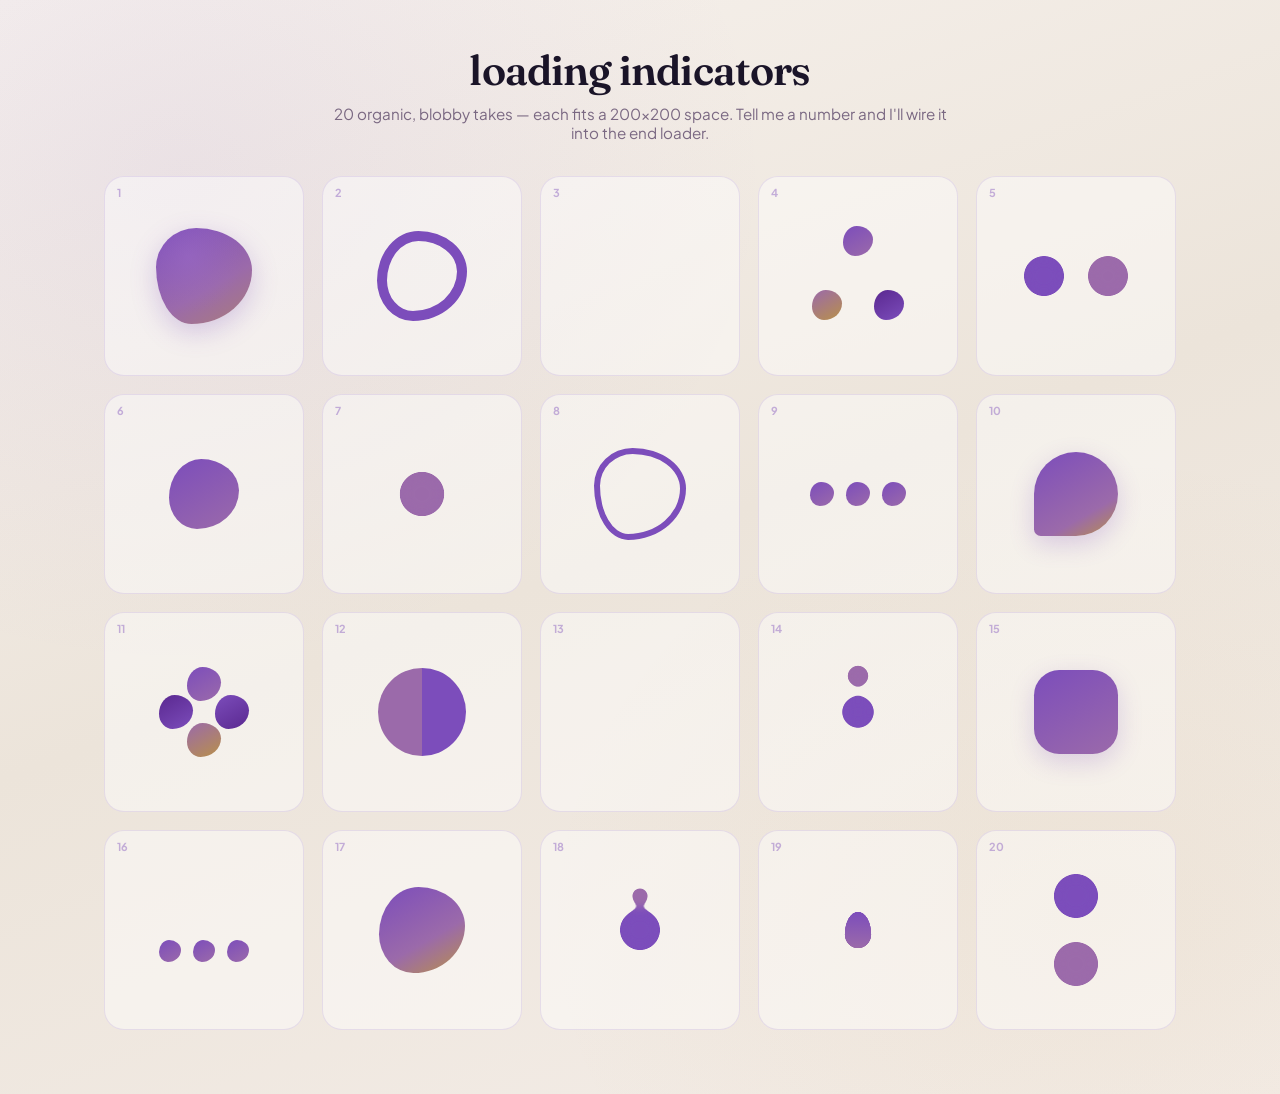
<file: loaders.html>
<!doctype html>
<html lang="en">
<head>
  <meta charset="utf-8" />
  <meta name="viewport" content="width=device-width, initial-scale=1" />
  <title>Loading indicators — prototypes</title>
  <link rel="preconnect" href="https://fonts.googleapis.com">
  <link rel="preconnect" href="https://fonts.gstatic.com" crossorigin>
  <link href="https://fonts.googleapis.com/css2?family=Fraunces:opsz,wght@9..144,400;9..144,600&family=Plus+Jakarta+Sans:wght@400;600;700&display=swap" rel="stylesheet">
  <style>
    :root { --p: #7c4dbb; --p2: #9b6aaa; --p3: #5a2890; --g: #b8904a; }
    * { box-sizing: border-box; }
    body {
      margin: 0;
      min-height: 100vh;
      padding: 44px 24px 64px;
      font-family: 'Plus Jakarta Sans', system-ui, sans-serif;
      color: #1a1428;
      background:
        radial-gradient(ellipse at 14% 16%, rgba(124,77,187,0.08), transparent 38%),
        radial-gradient(ellipse at 86% 84%, rgba(184,144,60,0.07), transparent 36%),
        linear-gradient(160deg, #f7f2ee 0%, #ece4da 50%, #f4ede8 100%);
    }
    .head { text-align: center; margin: 0 auto 34px; max-width: 640px; }
    .head h1 {
      font-family: 'Fraunces', Georgia, serif;
      font-weight: 600; letter-spacing: -0.02em;
      font-size: clamp(1.7rem, 4vw, 2.6rem);
      margin: 0 0 8px;
    }
    .head p { margin: 0; color: #7a6882; font-size: 0.95rem; }

    .grid {
      display: grid;
      grid-template-columns: repeat(auto-fill, 200px);
      gap: 18px;
      justify-content: center;
    }
    .cell {
      position: relative;
      width: 200px; height: 200px;
      display: grid; place-items: center;
      border: 1px solid rgba(124, 77, 187, 0.14);
      border-radius: 20px;
      background: rgba(255, 255, 255, 0.45);
      overflow: hidden;
    }
    /* small picker index — not part of the loader */
    .n {
      position: absolute; top: 9px; left: 12px;
      font-size: 11px; font-weight: 700;
      color: rgba(124, 77, 187, 0.42);
      letter-spacing: 0.02em;
    }

    /* shared */
    @keyframes spin { to { transform: rotate(360deg); } }

    /* 1 — morphing ink blob */
    .L1 {
      width: 96px; height: 96px;
      border-radius: 42% 58% 63% 37% / 41% 44% 56% 59%;
      background:
        radial-gradient(ellipse at 34% 30%, rgba(155,106,200,.55), transparent 60%),
        linear-gradient(150deg, var(--p), var(--p2) 60%, var(--g) 140%);
      box-shadow: 0 8px 26px rgba(124,77,187,.26);
      animation: l1 3s ease-in-out infinite;
    }
    @keyframes l1 {
      0%,100% { border-radius:42% 58% 63% 37%/41% 44% 56% 59%; transform: rotate(0) scale(.92); }
      33%     { border-radius:67% 33% 47% 53%/37% 62% 38% 63%; transform: rotate(120deg) scale(1.06); }
      66%     { border-radius:38% 62% 35% 65%/63% 37% 63% 37%; transform: rotate(240deg) scale(.98); }
    }

    /* 2 — breathing blob ring */
    .L2 {
      width: 90px; height: 90px; background: transparent;
      border: 10px solid var(--p);
      border-radius: 46% 54% 60% 40% / 55% 45% 55% 45%;
      animation: l2 2.4s ease-in-out infinite;
    }
    @keyframes l2 {
      0%,100% { border-radius:46% 54% 60% 40%/55% 45% 55% 45%; transform: scale(.85) rotate(0); border-color: var(--p); }
      50%     { border-radius:60% 40% 45% 55%/45% 55% 45% 55%; transform: scale(1.05) rotate(180deg); border-color: var(--p2); }
    }

    /* 3 — ink bloom ripples */
    .L3 { position: relative; width: 120px; height: 120px; }
    .L3 i {
      position: absolute; inset: 0; margin: auto;
      width: 34px; height: 34px;
      border-radius: 46% 54% 60% 40% / 55% 45% 55% 45%;
      background: radial-gradient(circle, var(--p) 0%, var(--p2) 60%, transparent 78%);
      transform: scale(0); animation: l3 2.4s ease-out infinite;
    }
    .L3 i:nth-child(2) { animation-delay: .8s; }
    .L3 i:nth-child(3) { animation-delay: 1.6s; }
    @keyframes l3 {
      0%   { transform: scale(.2) rotate(0); opacity: .85; }
      70%  { opacity: .25; }
      100% { transform: scale(2.7) rotate(120deg); opacity: 0; }
    }

    /* 4 — orbiting trio */
    .L4 { position: relative; width: 100px; height: 100px; animation: spin 2.6s linear infinite; }
    .L4 i {
      position: absolute; width: 30px; height: 30px;
      border-radius: 46% 54% 60% 40% / 55% 45% 55% 45%;
      background: linear-gradient(150deg, var(--p), var(--p2));
      animation: morph4 1.6s ease-in-out infinite;
    }
    .L4 i:nth-child(1) { top: 0; left: 35px; }
    .L4 i:nth-child(2) { bottom: 6px; left: 4px; background: linear-gradient(150deg, var(--p2), var(--g)); animation-delay: .3s; }
    .L4 i:nth-child(3) { bottom: 6px; right: 4px; background: linear-gradient(150deg, var(--p3), var(--p)); animation-delay: .6s; }
    @keyframes morph4 {
      0%,100% { border-radius:46% 54% 60% 40%/55% 45% 55% 45%; transform: scale(.82); }
      50%     { border-radius:60% 40% 45% 55%/45% 55% 45% 55%; transform: scale(1.12); }
    }

    /* 5 — gooey merging pair */
    .L5 { position: relative; width: 120px; height: 60px; filter: url(#goo); }
    .L5 i { position: absolute; top: 10px; width: 40px; height: 40px; border-radius: 50%; }
    .L5 i:nth-child(1) { left: 8px; background: var(--p); animation: l5a 1.8s ease-in-out infinite; }
    .L5 i:nth-child(2) { right: 8px; background: var(--p2); animation: l5b 1.8s ease-in-out infinite; }
    @keyframes l5a { 0%,100% { transform: translateX(0) scale(1); } 50% { transform: translateX(30px) scale(1.15); } }
    @keyframes l5b { 0%,100% { transform: translateX(0) scale(1); } 50% { transform: translateX(-30px) scale(1.15); } }

    /* 6 — jelly bounce */
    .L6 {
      width: 70px; height: 70px;
      border-radius: 46% 54% 60% 40% / 55% 45% 55% 45%;
      background: linear-gradient(150deg, var(--p), var(--p2));
      animation: l6 1.2s cubic-bezier(.5,.05,.5,.95) infinite;
    }
    @keyframes l6 {
      0%,100% { transform: translateY(-28px) scale(.92,1.08); border-radius: 50%; }
      50%     { transform: translateY(28px) scale(1.16,.84); border-radius: 55% 45% 40% 60%/40% 60% 45% 55%; }
    }

    /* 7 — split & merge */
    .L7 { position: relative; width: 130px; height: 48px; filter: url(#goo); }
    .L7 i { position: absolute; top: 2px; left: 50%; margin-left: -22px; width: 44px; height: 44px; border-radius: 50%; }
    .L7 i:nth-child(1) { background: var(--p); animation: l7a 2s ease-in-out infinite; }
    .L7 i:nth-child(2) { background: var(--p2); animation: l7b 2s ease-in-out infinite; }
    @keyframes l7a { 0%,100% { transform: translateX(0); } 50% { transform: translateX(28px); } }
    @keyframes l7b { 0%,100% { transform: translateX(0); } 50% { transform: translateX(-28px); } }

    /* 8 — wobbling outline blob */
    .L8 {
      width: 92px; height: 92px; background: transparent;
      border: 6px solid var(--p);
      border-radius: 42% 58% 63% 37% / 41% 44% 56% 59%;
      animation: l8 2.8s ease-in-out infinite;
    }
    @keyframes l8 {
      0%,100% { border-radius:42% 58% 63% 37%/41% 44% 56% 59%; transform: rotate(0); }
      33%     { border-radius:67% 33% 47% 53%/37% 62% 38% 63%; transform: rotate(120deg); }
      66%     { border-radius:38% 62% 35% 65%/63% 37% 63% 37%; transform: rotate(240deg); }
    }

    /* 9 — trio scale pulse */
    .L9 { display: flex; gap: 12px; align-items: center; }
    .L9 i {
      width: 24px; height: 24px;
      border-radius: 46% 54% 60% 40% / 55% 45% 55% 45%;
      background: linear-gradient(150deg, var(--p), var(--p2));
      animation: l9 1.2s ease-in-out infinite;
    }
    .L9 i:nth-child(2) { animation-delay: .2s; }
    .L9 i:nth-child(3) { animation-delay: .4s; }
    @keyframes l9 { 0%,100% { transform: scale(.5); opacity: .5; } 50% { transform: scale(1.25); opacity: 1; } }

    /* 10 — liquid drop */
    .L10 {
      width: 84px; height: 84px;
      background: linear-gradient(150deg, var(--p), var(--p2) 70%, var(--g));
      border-radius: 50% 50% 50% 8%;
      box-shadow: 0 8px 24px rgba(124,77,187,.24);
      animation: l10 2s linear infinite;
    }
    @keyframes l10 {
      0%   { transform: rotate(0) scale(.95); border-radius: 50% 50% 50% 8%; }
      50%  { transform: rotate(180deg) scale(1.08); border-radius: 8% 50% 50% 50%; }
      100% { transform: rotate(360deg) scale(.95); border-radius: 50% 50% 50% 8%; }
    }

    /* 11 — cluster spin */
    .L11 { position: relative; width: 90px; height: 90px; animation: spin 3s linear infinite; }
    .L11 i { position: absolute; width: 34px; height: 34px; border-radius: 46% 54% 60% 40% / 55% 45% 55% 45%; background: linear-gradient(150deg, var(--p), var(--p2)); }
    .L11 i:nth-child(1) { top: 0; left: 28px; }
    .L11 i:nth-child(2) { bottom: 0; left: 28px; background: linear-gradient(150deg, var(--p2), var(--g)); }
    .L11 i:nth-child(3) { left: 0; top: 28px; background: linear-gradient(150deg, var(--p3), var(--p)); }
    .L11 i:nth-child(4) { right: 0; top: 28px; background: linear-gradient(150deg, var(--p), var(--p3)); }

    /* 12 — two-tone swap */
    .L12 {
      width: 88px; height: 88px; border-radius: 50%;
      background: conic-gradient(var(--p) 0 50%, var(--p2) 50% 100%);
      animation: l12 1.6s ease-in-out infinite;
    }
    @keyframes l12 {
      0%,100% { transform: rotate(0); border-radius: 50%; }
      50%     { transform: rotate(180deg); border-radius: 46% 54% 60% 40%/55% 45% 55% 45%; }
    }

    /* 13 — ripple outline rings */
    .L13 { position: relative; width: 120px; height: 120px; }
    .L13 i {
      position: absolute; inset: 0; margin: auto;
      width: 40px; height: 40px;
      border-radius: 46% 54% 60% 40% / 55% 45% 55% 45%;
      border: 3px solid var(--p); transform: scale(0);
      animation: l13 2.2s ease-out infinite;
    }
    .L13 i:nth-child(2) { animation-delay: .7s; border-color: var(--p2); }
    .L13 i:nth-child(3) { animation-delay: 1.4s; border-color: var(--g); }
    @keyframes l13 { 0% { transform: scale(.2) rotate(0); opacity: .9; } 100% { transform: scale(2.5) rotate(140deg); opacity: 0; } }

    /* 14 — comet (gooey) */
    .L14 { position: relative; width: 110px; height: 110px; filter: url(#goo); }
    .L14 .core { position: absolute; inset: 0; margin: auto; width: 32px; height: 32px; border-radius: 50%; background: var(--p); }
    .L14 .orb { position: absolute; inset: 0; animation: spin 1.5s linear infinite; }
    .L14 .orb::before { content: ""; position: absolute; top: 8px; left: 50%; margin-left: -11px; width: 22px; height: 22px; border-radius: 50%; background: var(--p2); }

    /* 15 — squircle pulse */
    .L15 {
      width: 84px; height: 84px; border-radius: 30%;
      background: linear-gradient(150deg, var(--p), var(--p2));
      box-shadow: 0 8px 24px rgba(124,77,187,.22);
      animation: l15 2s ease-in-out infinite;
    }
    @keyframes l15 {
      0%,100% { border-radius: 30%; transform: scale(.9) rotate(0); }
      50%     { border-radius: 50% 50% 48% 52%/52% 48% 50% 50%; transform: scale(1.08) rotate(45deg); }
    }

    /* 16 — bouncing trio wave */
    .L16 { display: flex; gap: 12px; align-items: flex-end; height: 64px; }
    .L16 i {
      width: 22px; height: 22px;
      border-radius: 46% 54% 60% 40% / 55% 45% 55% 45%;
      background: linear-gradient(150deg, var(--p), var(--p2));
      animation: l16 .9s ease-in-out infinite;
    }
    .L16 i:nth-child(2) { animation-delay: .15s; }
    .L16 i:nth-child(3) { animation-delay: .3s; }
    @keyframes l16 { 0%,100% { transform: translateY(0) scale(1,.9); } 50% { transform: translateY(-28px) scale(.9,1.1); } }

    /* 17 — swirl skew blob */
    .L17 {
      width: 86px; height: 86px;
      border-radius: 46% 54% 60% 40% / 55% 45% 55% 45%;
      background: linear-gradient(150deg, var(--p), var(--p2) 60%, var(--g));
      animation: l17 2.2s ease-in-out infinite;
    }
    @keyframes l17 {
      0%,100% { transform: rotate(0) skew(0,0) scale(.95); }
      33%     { transform: rotate(120deg) skew(8deg,4deg) scale(1.05); }
      66%     { transform: rotate(240deg) skew(-8deg,-4deg) scale(1); }
    }

    /* 18 — nucleus orbit (gooey) */
    .L18 { position: relative; width: 110px; height: 110px; filter: url(#goo); }
    .L18 .core { position: absolute; inset: 0; margin: auto; width: 40px; height: 40px; border-radius: 50%; background: var(--p); animation: l18 2s ease-in-out infinite; }
    .L18 .e { position: absolute; inset: 0; animation: spin 1.4s linear infinite; }
    .L18 .e::before { content: ""; position: absolute; top: 12px; left: 50%; margin-left: -9px; width: 18px; height: 18px; border-radius: 50%; background: var(--p2); }
    @keyframes l18 { 0%,100% { transform: scale(.9); } 50% { transform: scale(1.06); } }

    /* 19 — blooming petals */
    .L19 { position: relative; width: 120px; height: 120px; animation: spin 6s linear infinite; }
    .L19 i {
      position: absolute; inset: 0; margin: auto;
      width: 26px; height: 36px;
      border-radius: 50% 50% 50% 50% / 62% 62% 38% 38%;
      background: linear-gradient(180deg, var(--p), var(--p2));
      transform-origin: 50% 60px;
      animation: l19 2s ease-in-out infinite;
    }
    .L19 i:nth-child(1) { --r: 0deg; }
    .L19 i:nth-child(2) { --r: 72deg; animation-delay: .1s; }
    .L19 i:nth-child(3) { --r: 144deg; animation-delay: .2s; }
    .L19 i:nth-child(4) { --r: 216deg; animation-delay: .3s; }
    .L19 i:nth-child(5) { --r: 288deg; animation-delay: .4s; }
    @keyframes l19 {
      0%,100% { transform: rotate(var(--r)) translateY(-2px) scale(.7); }
      50%     { transform: rotate(var(--r)) translateY(-16px) scale(1); }
    }

    /* 20 — lava lamp (gooey) */
    .L20 { position: relative; width: 60px; height: 124px; filter: url(#goo); }
    .L20 i { position: absolute; left: 8px; width: 44px; height: 44px; border-radius: 50%; }
    .L20 i:nth-child(1) { top: 6px; background: var(--p); animation: l20a 3s ease-in-out infinite; }
    .L20 i:nth-child(2) { bottom: 6px; background: var(--p2); animation: l20b 3s ease-in-out infinite; }
    @keyframes l20a { 0%,100% { transform: translateY(0) scale(1); } 50% { transform: translateY(46px) scale(1.15); } }
    @keyframes l20b { 0%,100% { transform: translateY(0) scale(1); } 50% { transform: translateY(-46px) scale(.9); } }

    @media (prefers-reduced-motion: reduce) {
      * { animation-duration: 2s !important; }
    }
  </style>
</head>
<body>
  <div class="head">
    <h1>loading indicators</h1>
    <p>20 organic, blobby takes — each fits a 200×200 space. Tell me a number and I'll wire it into the end loader.</p>
  </div>

  <div class="grid">
    <div class="cell"><div class="L1"></div><b class="n">1</b></div>
    <div class="cell"><div class="L2"></div><b class="n">2</b></div>
    <div class="cell"><div class="L3"><i></i><i></i><i></i></div><b class="n">3</b></div>
    <div class="cell"><div class="L4"><i></i><i></i><i></i></div><b class="n">4</b></div>
    <div class="cell"><div class="L5"><i></i><i></i></div><b class="n">5</b></div>
    <div class="cell"><div class="L6"></div><b class="n">6</b></div>
    <div class="cell"><div class="L7"><i></i><i></i></div><b class="n">7</b></div>
    <div class="cell"><div class="L8"></div><b class="n">8</b></div>
    <div class="cell"><div class="L9"><i></i><i></i><i></i></div><b class="n">9</b></div>
    <div class="cell"><div class="L10"></div><b class="n">10</b></div>
    <div class="cell"><div class="L11"><i></i><i></i><i></i><i></i></div><b class="n">11</b></div>
    <div class="cell"><div class="L12"></div><b class="n">12</b></div>
    <div class="cell"><div class="L13"><i></i><i></i><i></i></div><b class="n">13</b></div>
    <div class="cell"><div class="L14"><span class="core"></span><span class="orb"></span></div><b class="n">14</b></div>
    <div class="cell"><div class="L15"></div><b class="n">15</b></div>
    <div class="cell"><div class="L16"><i></i><i></i><i></i></div><b class="n">16</b></div>
    <div class="cell"><div class="L17"></div><b class="n">17</b></div>
    <div class="cell"><div class="L18"><span class="core"></span><span class="e"></span></div><b class="n">18</b></div>
    <div class="cell"><div class="L19"><i></i><i></i><i></i><i></i><i></i></div><b class="n">19</b></div>
    <div class="cell"><div class="L20"><i></i><i></i></div><b class="n">20</b></div>
  </div>

  <!-- gooey metaball filter for loaders 5, 7, 14, 18, 20 -->
  <svg width="0" height="0" aria-hidden="true" style="position:absolute">
    <defs>
      <filter id="goo">
        <feGaussianBlur in="SourceGraphic" stdDeviation="6" result="blur" />
        <feColorMatrix in="blur" mode="matrix" values="1 0 0 0 0  0 1 0 0 0  0 0 1 0 0  0 0 0 19 -8" />
      </filter>
    </defs>
  </svg>
</body>
</html>
</file>
